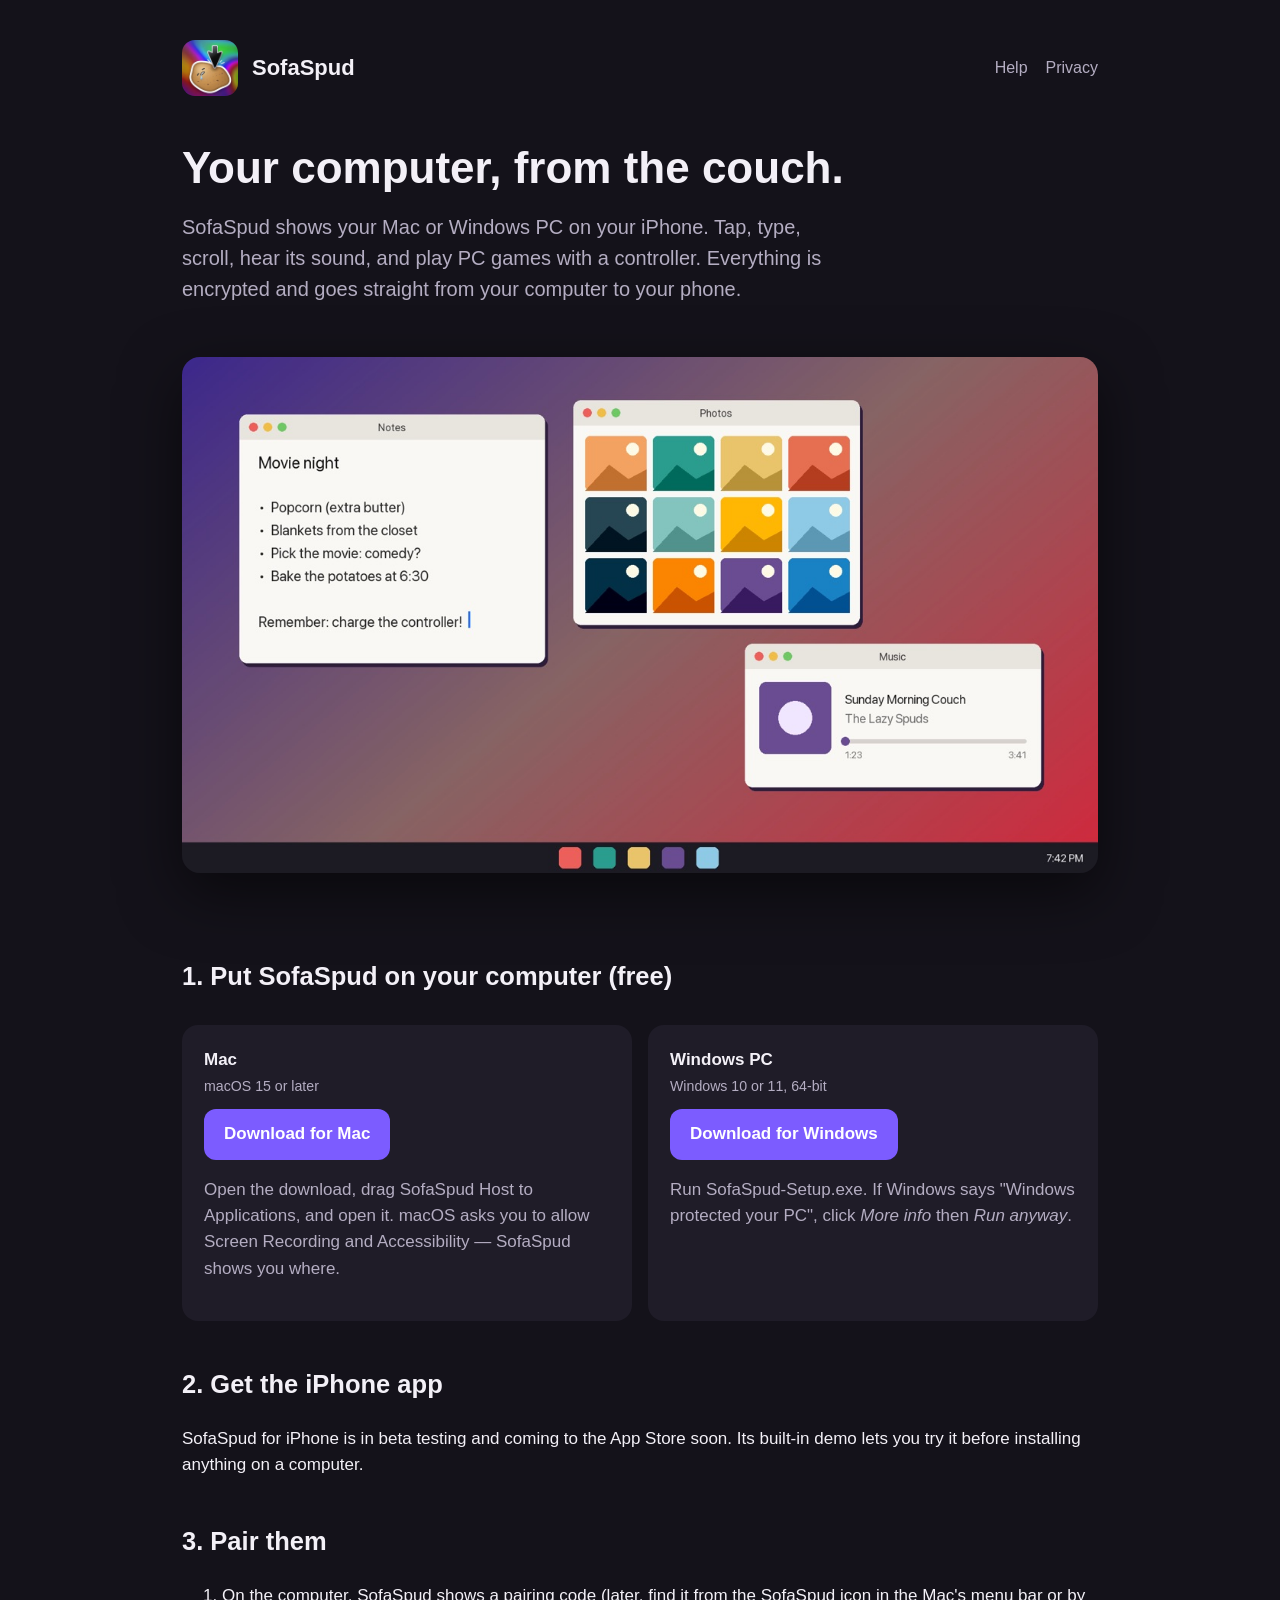
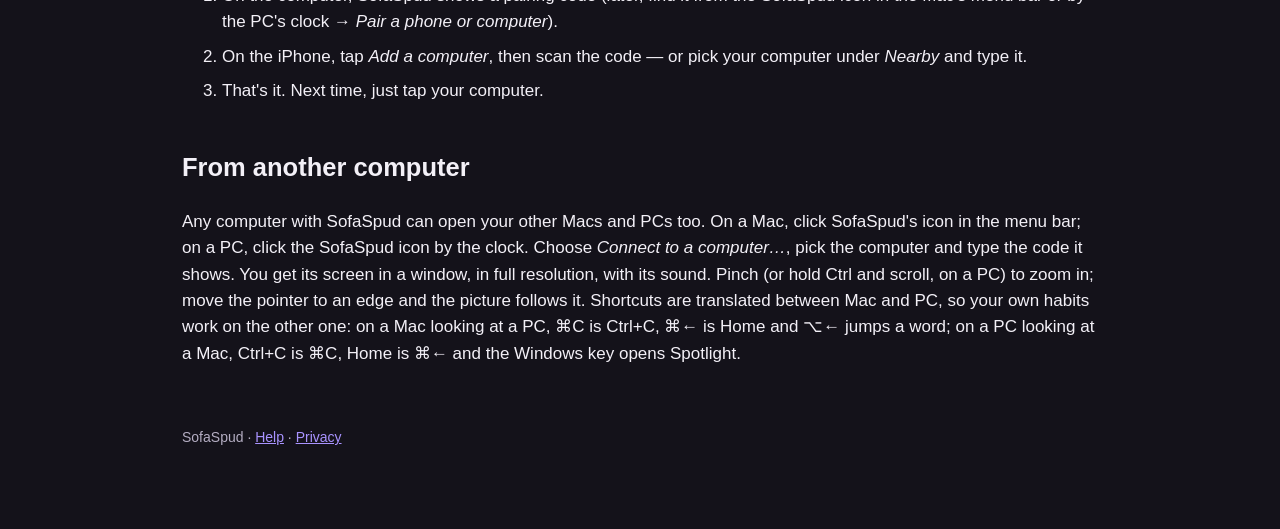
<file: index.html>
<!DOCTYPE html>
<html lang="en">
<head>
<meta charset="utf-8">
<meta name="viewport" content="width=device-width, initial-scale=1">
<title>SofaSpud — your computer, from the couch</title>
<meta name="description" content="See and control your Mac or Windows PC from your iPhone. Get the free SofaSpud helper for your computer here.">
<link rel="icon" href="icon.png">
<link rel="stylesheet" href="style.css">
</head>
<body>
<main>
  <header>
    <img src="icon.png" alt="">
    <a href="./">SofaSpud</a>
    <nav><a href="support.html">Help</a><a href="privacy.html">Privacy</a></nav>
  </header>

  <h1>Your computer, from the couch.</h1>
  <p class="lead">SofaSpud shows your Mac or Windows PC on your iPhone. Tap, type, scroll, hear its sound, and play PC games with a controller. Everything is encrypted and goes straight from your computer to your phone.</p>

  <img class="hero" src="demo.jpg" alt="A computer's desktop as SofaSpud shows it">

  <h2 id="download">1. Put SofaSpud on your computer (free)</h2>
  <div class="downloads">
    <div class="dl">
      <strong>Mac</strong><br><small>macOS 15 or later</small><br>
      <a class="btn" href="https://github.com/sofaspud-app/sofaspud-app.github.io/releases/latest/download/SofaSpud.dmg">Download for Mac</a>
      <p class="muted">Open the download, drag SofaSpud Host to Applications, and open it. macOS asks you to allow Screen Recording and Accessibility — SofaSpud shows you where.</p>
    </div>
    <div class="dl">
      <strong>Windows PC</strong><br><small>Windows 10 or 11, 64-bit</small><br>
      <a class="btn" href="https://github.com/sofaspud-app/sofaspud-app.github.io/releases/latest/download/SofaSpud-Setup.exe">Download for Windows</a>
      <p class="muted">Run SofaSpud-Setup.exe. If Windows says "Windows protected your PC", click <em>More info</em> then <em>Run anyway</em>.</p>
    </div>
  </div>

  <h2>2. Get the iPhone app</h2>
  <p>SofaSpud for iPhone is in beta testing and coming to the App Store soon. Its built-in demo lets you try it before installing anything on a computer.</p>

  <h2>3. Pair them</h2>
  <ol>
    <li>On the computer, SofaSpud shows a pairing code (later, find it from the SofaSpud icon in the Mac's menu bar or by the PC's clock → <em>Pair a phone or computer</em>).</li>
    <li>On the iPhone, tap <em>Add a computer</em>, then scan the code — or pick your computer under <em>Nearby</em> and type it.</li>
    <li>That's it. Next time, just tap your computer.</li>
  </ol>

  <h2>From another computer</h2>
  <p>Any computer with SofaSpud can open your other Macs and PCs too. On a Mac, click SofaSpud's icon in the menu bar; on a PC, click the SofaSpud icon by the clock. Choose <em>Connect to a computer…</em>, pick the computer and type the code it shows. You get its screen in a window, in full resolution, with its sound. Pinch (or hold Ctrl and scroll, on a PC) to zoom in; move the pointer to an edge and the picture follows it. Shortcuts are translated between Mac and PC, so your own habits work on the other one: on a Mac looking at a PC, ⌘C is Ctrl+C, ⌘← is Home and ⌥← jumps a word; on a PC looking at a Mac, Ctrl+C is ⌘C, Home is ⌘← and the Windows key opens Spotlight.</p>

  <footer>SofaSpud · <a href="support.html">Help</a> · <a href="privacy.html">Privacy</a></footer>
</main>
</body>
</html>
</file>
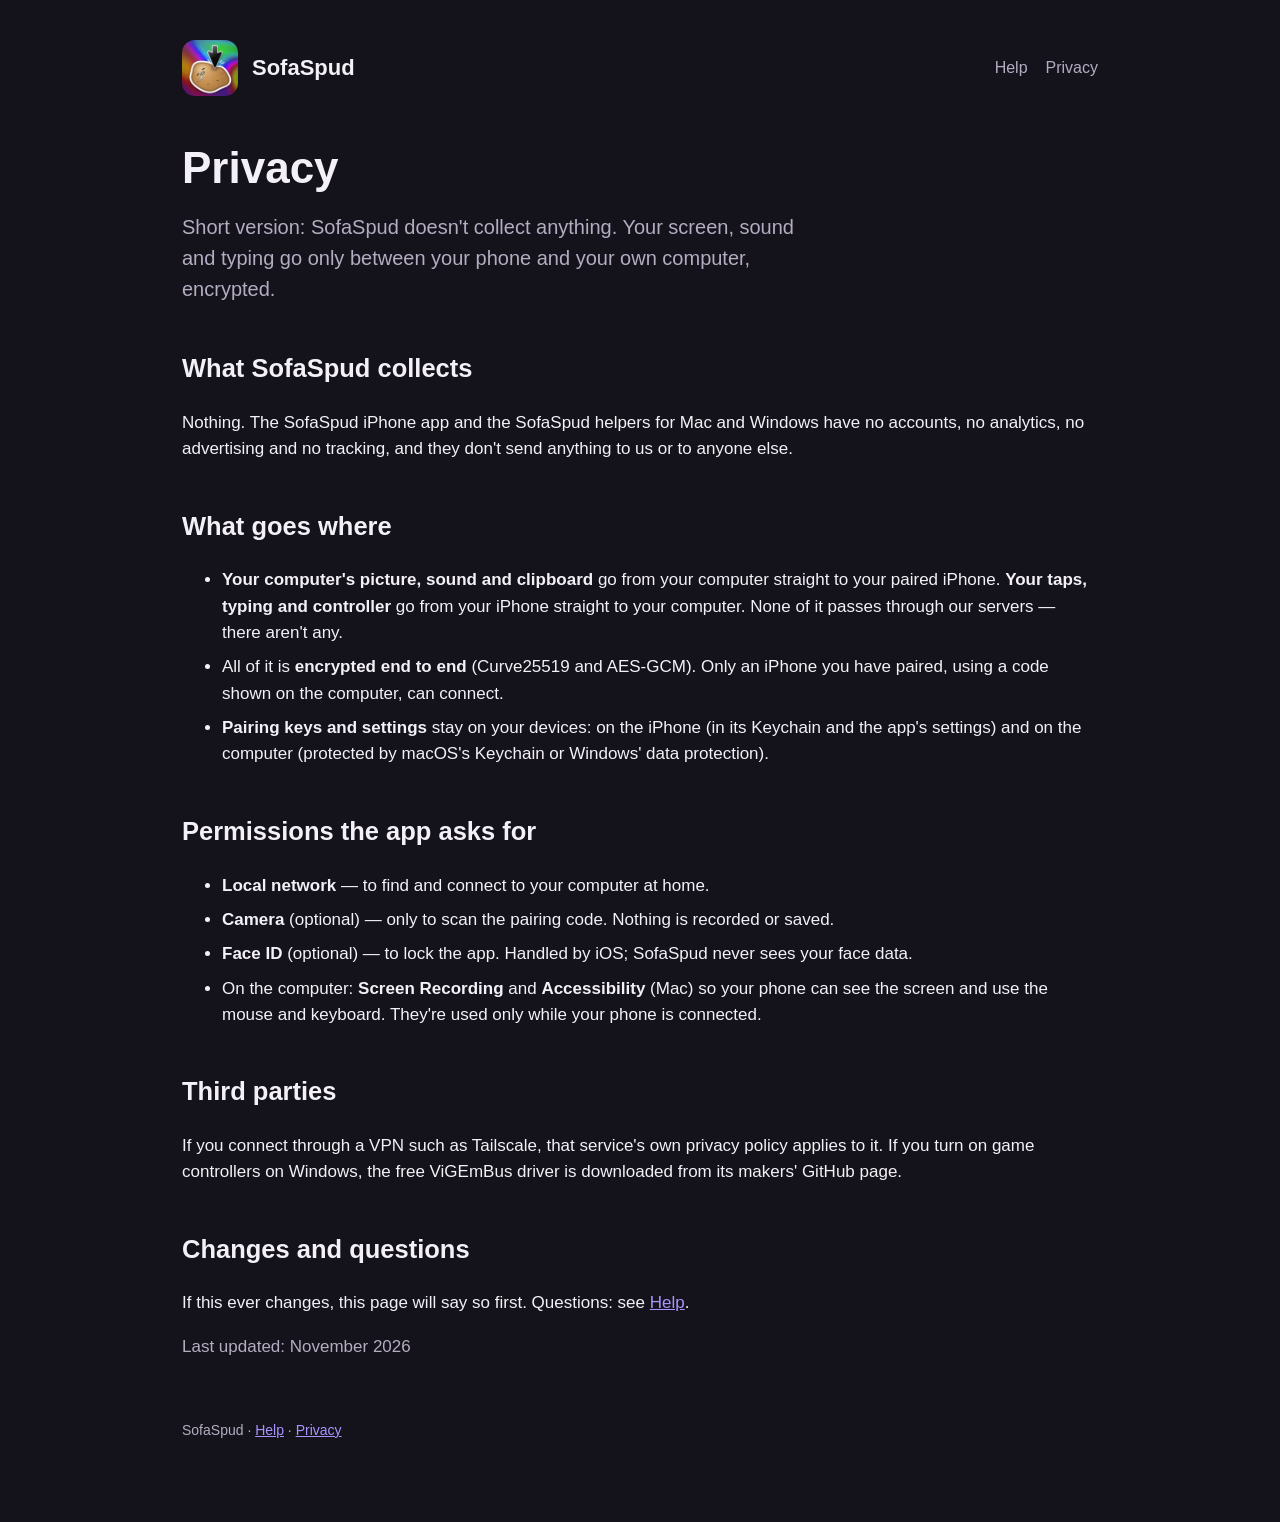
<file: privacy.html>
<!DOCTYPE html>
<html lang="en">
<head>
<meta charset="utf-8">
<meta name="viewport" content="width=device-width, initial-scale=1">
<title>Privacy — SofaSpud</title>
<link rel="icon" href="icon.png">
<link rel="stylesheet" href="style.css">
</head>
<body>
<main>
  <header>
    <img src="icon.png" alt="">
    <a href="./">SofaSpud</a>
    <nav><a href="support.html">Help</a><a href="privacy.html">Privacy</a></nav>
  </header>

  <h1>Privacy</h1>
  <p class="lead">Short version: SofaSpud doesn't collect anything. Your screen, sound and typing go only between your phone and your own computer, encrypted.</p>

  <h2>What SofaSpud collects</h2>
  <p>Nothing. The SofaSpud iPhone app and the SofaSpud helpers for Mac and Windows have no accounts, no analytics, no advertising and no tracking, and they don't send anything to us or to anyone else.</p>

  <h2>What goes where</h2>
  <ul>
    <li><strong>Your computer's picture, sound and clipboard</strong> go from your computer straight to your paired iPhone. <strong>Your taps, typing and controller</strong> go from your iPhone straight to your computer. None of it passes through our servers — there aren't any.</li>
    <li>All of it is <strong>encrypted end to end</strong> (Curve25519 and AES-GCM). Only an iPhone you have paired, using a code shown on the computer, can connect.</li>
    <li><strong>Pairing keys and settings</strong> stay on your devices: on the iPhone (in its Keychain and the app's settings) and on the computer (protected by macOS's Keychain or Windows' data protection).</li>
  </ul>

  <h2>Permissions the app asks for</h2>
  <ul>
    <li><strong>Local network</strong> — to find and connect to your computer at home.</li>
    <li><strong>Camera</strong> (optional) — only to scan the pairing code. Nothing is recorded or saved.</li>
    <li><strong>Face ID</strong> (optional) — to lock the app. Handled by iOS; SofaSpud never sees your face data.</li>
    <li>On the computer: <strong>Screen Recording</strong> and <strong>Accessibility</strong> (Mac) so your phone can see the screen and use the mouse and keyboard. They're used only while your phone is connected.</li>
  </ul>

  <h2>Third parties</h2>
  <p>If you connect through a VPN such as Tailscale, that service's own privacy policy applies to it. If you turn on game controllers on Windows, the free ViGEmBus driver is downloaded from its makers' GitHub page.</p>

  <h2>Changes and questions</h2>
  <p>If this ever changes, this page will say so first. Questions: see <a href="support.html">Help</a>.</p>
  <p class="muted">Last updated: November 2026</p>

  <footer>SofaSpud · <a href="support.html">Help</a> · <a href="privacy.html">Privacy</a></footer>
</main>
</body>
</html>
</file>
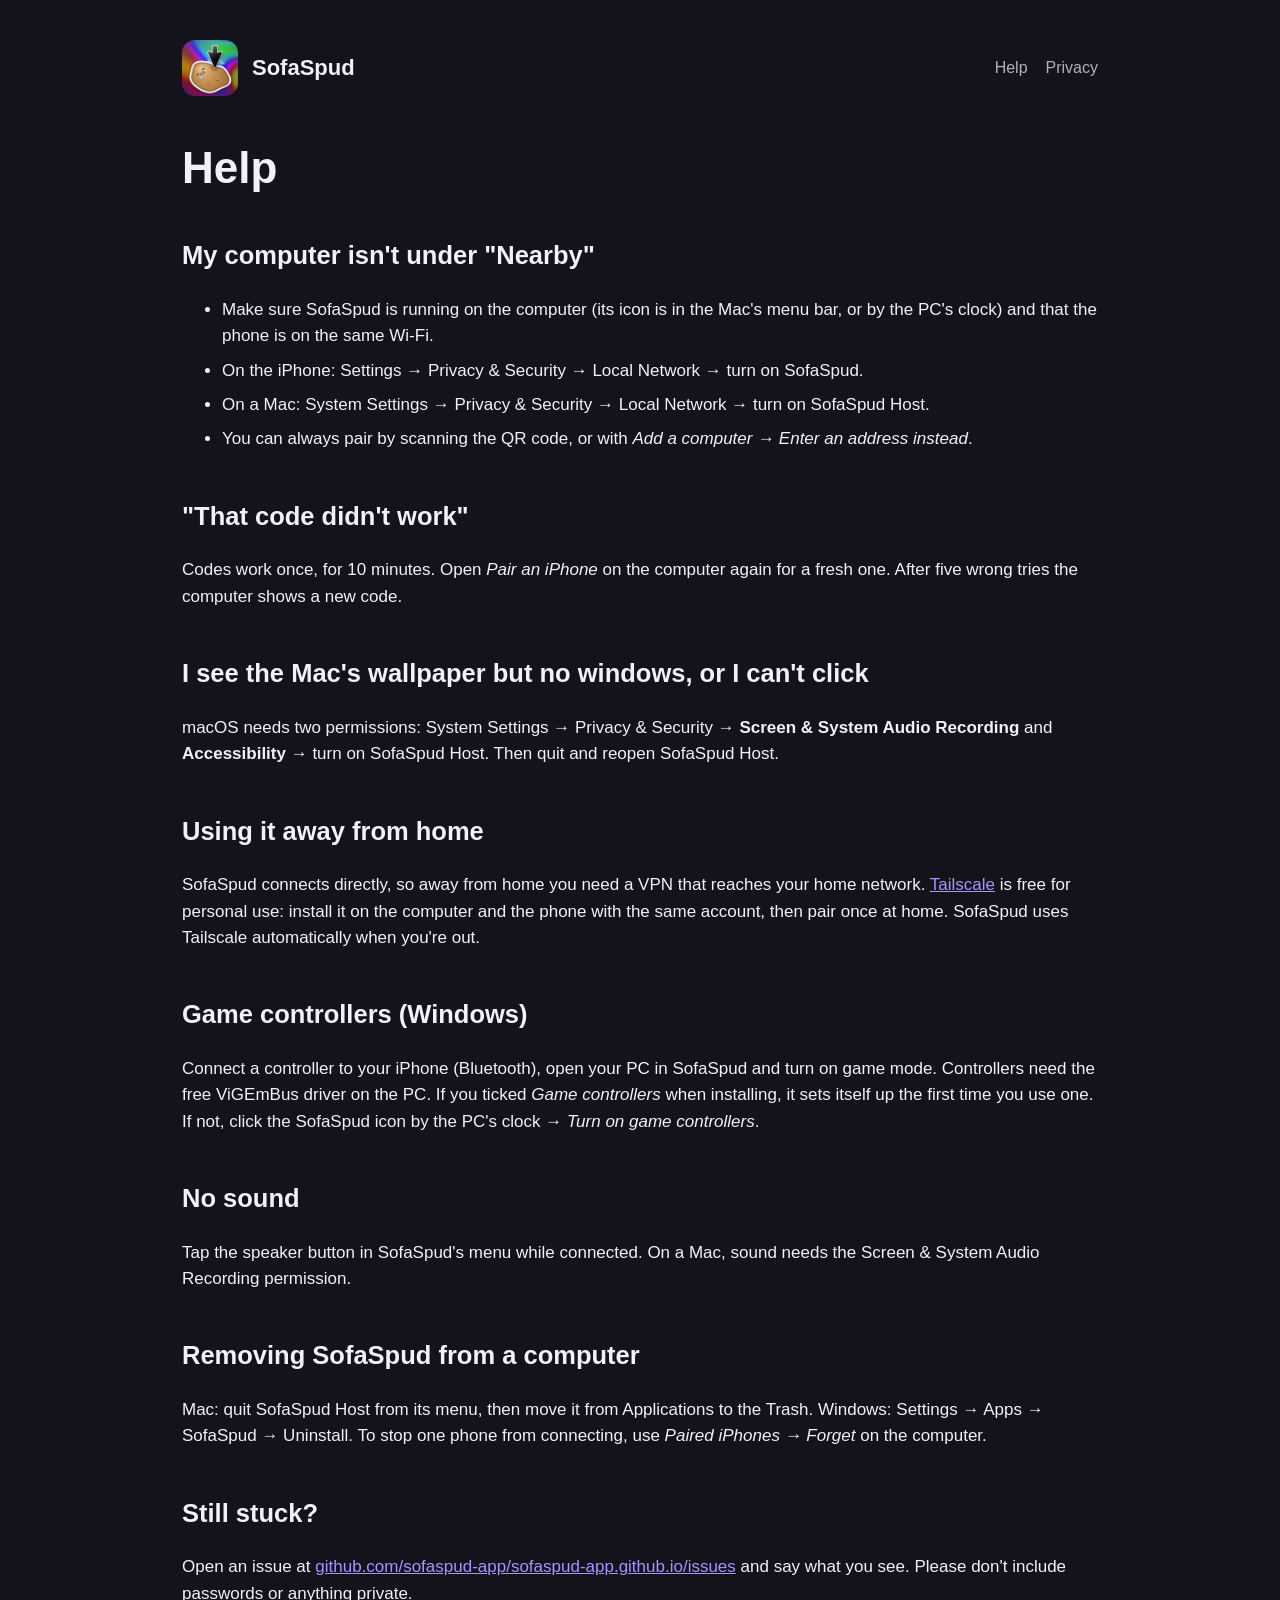
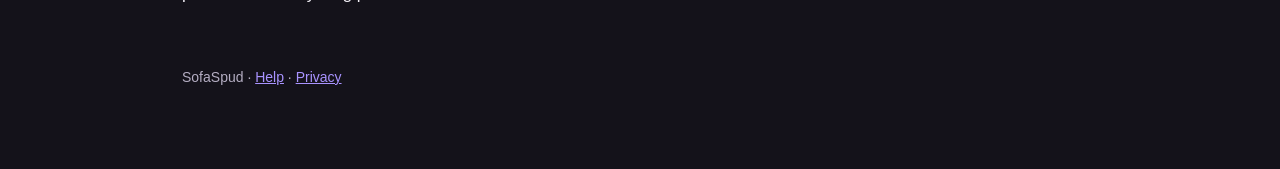
<file: support.html>
<!DOCTYPE html>
<html lang="en">
<head>
<meta charset="utf-8">
<meta name="viewport" content="width=device-width, initial-scale=1">
<title>Help — SofaSpud</title>
<link rel="icon" href="icon.png">
<link rel="stylesheet" href="style.css">
</head>
<body>
<main>
  <header>
    <img src="icon.png" alt="">
    <a href="./">SofaSpud</a>
    <nav><a href="support.html">Help</a><a href="privacy.html">Privacy</a></nav>
  </header>

  <h1>Help</h1>

  <h2>My computer isn't under "Nearby"</h2>
  <ul>
    <li>Make sure SofaSpud is running on the computer (its icon is in the Mac's menu bar, or by the PC's clock) and that the phone is on the same Wi-Fi.</li>
    <li>On the iPhone: Settings → Privacy &amp; Security → Local Network → turn on SofaSpud.</li>
    <li>On a Mac: System Settings → Privacy &amp; Security → Local Network → turn on SofaSpud Host.</li>
    <li>You can always pair by scanning the QR code, or with <em>Add a computer → Enter an address instead</em>.</li>
  </ul>

  <h2>"That code didn't work"</h2>
  <p>Codes work once, for 10 minutes. Open <em>Pair an iPhone</em> on the computer again for a fresh one. After five wrong tries the computer shows a new code.</p>

  <h2>I see the Mac's wallpaper but no windows, or I can't click</h2>
  <p>macOS needs two permissions: System Settings → Privacy &amp; Security → <strong>Screen &amp; System Audio Recording</strong> and <strong>Accessibility</strong> → turn on SofaSpud Host. Then quit and reopen SofaSpud Host.</p>

  <h2>Using it away from home</h2>
  <p>SofaSpud connects directly, so away from home you need a VPN that reaches your home network. <a href="https://tailscale.com">Tailscale</a> is free for personal use: install it on the computer and the phone with the same account, then pair once at home. SofaSpud uses Tailscale automatically when you're out.</p>

  <h2>Game controllers (Windows)</h2>
  <p>Connect a controller to your iPhone (Bluetooth), open your PC in SofaSpud and turn on game mode. Controllers need the free ViGEmBus driver on the PC. If you ticked <em>Game controllers</em> when installing, it sets itself up the first time you use one. If not, click the SofaSpud icon by the PC's clock → <em>Turn on game controllers</em>.</p>

  <h2>No sound</h2>
  <p>Tap the speaker button in SofaSpud's menu while connected. On a Mac, sound needs the Screen &amp; System Audio Recording permission.</p>

  <h2>Removing SofaSpud from a computer</h2>
  <p>Mac: quit SofaSpud Host from its menu, then move it from Applications to the Trash. Windows: Settings → Apps → SofaSpud → Uninstall. To stop one phone from connecting, use <em>Paired iPhones → Forget</em> on the computer.</p>

  <h2>Still stuck?</h2>
  <p>Open an issue at <a href="https://github.com/sofaspud-app/sofaspud-app.github.io/issues">github.com/sofaspud-app/sofaspud-app.github.io/issues</a> and say what you see. Please don't include passwords or anything private.</p>

  <footer>SofaSpud · <a href="support.html">Help</a> · <a href="privacy.html">Privacy</a></footer>
</main>
</body>
</html>
</file>
<file: style.css>
:root { --bg:#14121a; --card:#1f1c28; --text:#f3f0f7; --muted:#b4adc2; --accent:#7c5cff; }
* { box-sizing:border-box }
body { margin:0; font:17px/1.55 -apple-system,BlinkMacSystemFont,"Segoe UI",Roboto,sans-serif; background:var(--bg); color:var(--text) }
main { max-width:960px; margin:0 auto; padding:40px 22px 80px }
header { display:flex; align-items:center; gap:14px }
header img { width:56px; height:56px; border-radius:13px }
header a { color:var(--text); text-decoration:none; font-weight:700; font-size:22px }
nav { margin-left:auto; display:flex; gap:18px } nav a { color:var(--muted); font-size:16px; font-weight:500 }
h1 { font-size:44px; line-height:1.1; margin:48px 0 12px } h2 { margin-top:44px }
.lead { color:var(--muted); font-size:20px; max-width:640px }
.hero { width:100%; border-radius:18px; margin:32px 0; box-shadow:0 20px 60px #0008 }
.downloads { display:grid; grid-template-columns:repeat(auto-fit,minmax(260px,1fr)); gap:16px; margin:28px 0 }
.dl { background:var(--card); border-radius:16px; padding:22px }
.dl a.btn { display:inline-block; margin-top:10px; background:var(--accent); color:#fff; padding:12px 20px; border-radius:12px; text-decoration:none; font-weight:600 }
.dl small, .muted { color:var(--muted) }
ol li, ul li { margin:8px 0 }
a { color:#a993ff }
footer { margin-top:60px; color:var(--muted); font-size:14px }
</file>
